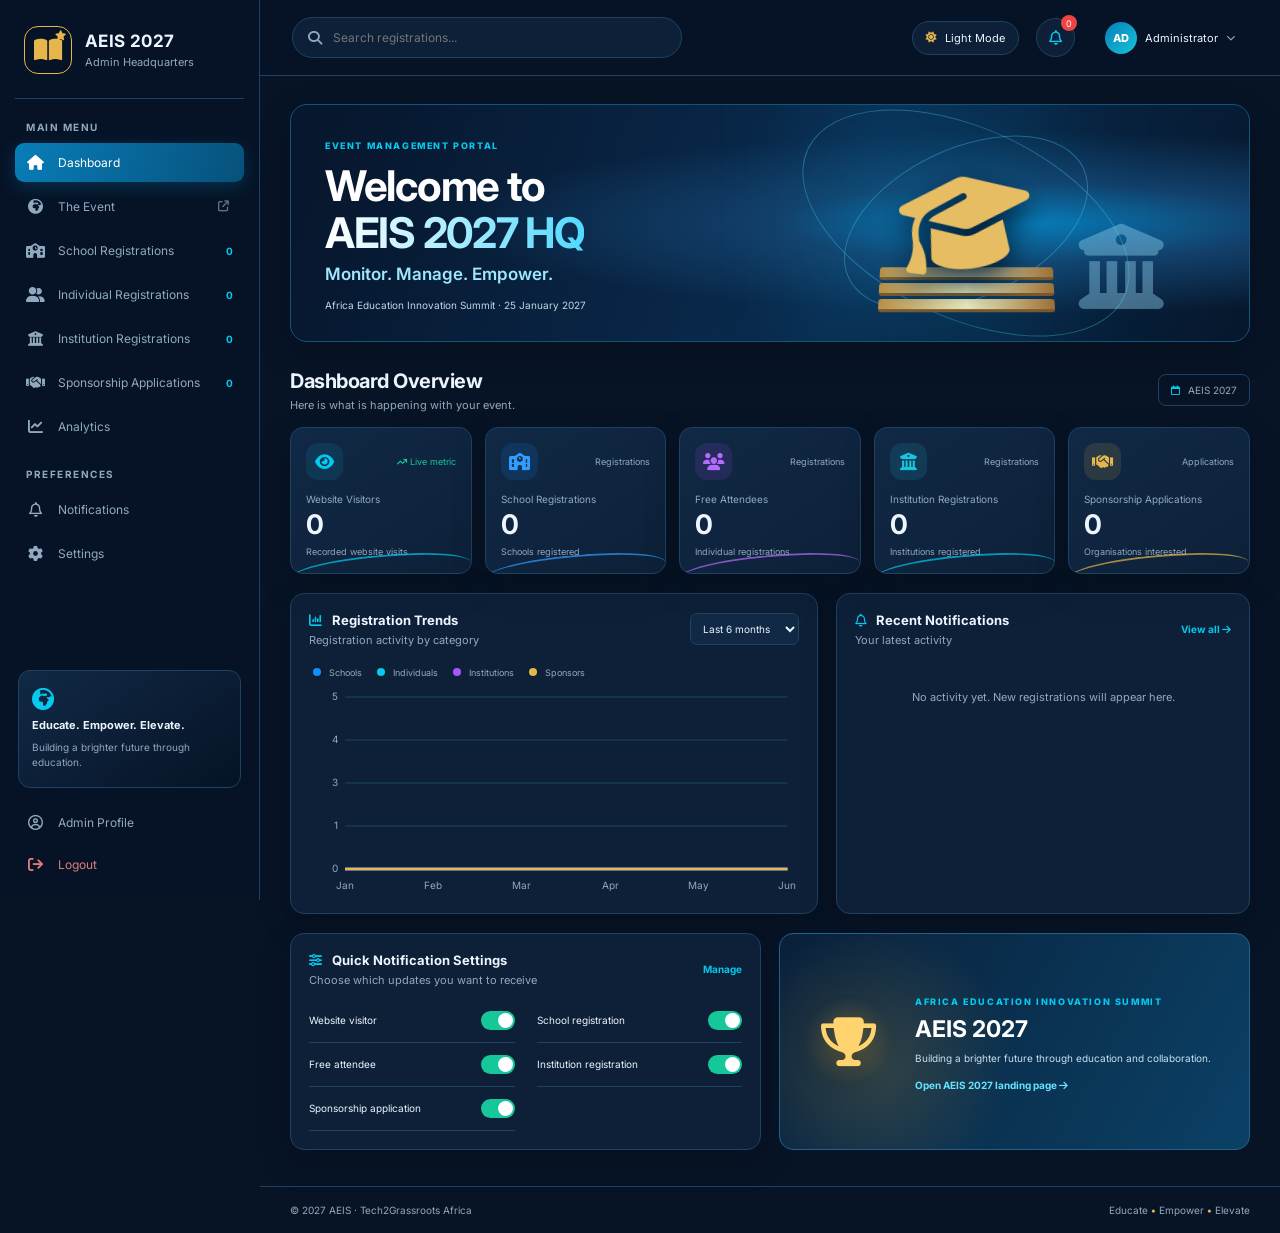
<file: aeis_2027_admin_hq/index.html>
<!DOCTYPE html>
<html lang="en">
<head>
  <meta charset="UTF-8">
  <meta name="viewport" content="width=device-width, initial-scale=1.0">
  <meta name="description" content="AEIS 2027 event administration dashboard">
  <title>AEIS 2027 | Admin HQ</title>
  <link rel="preconnect" href="https://fonts.googleapis.com">
  <link rel="preconnect" href="https://fonts.gstatic.com" crossorigin>
  <link href="https://fonts.googleapis.com/css2?family=Inter:wght@400;500;600;700;800&display=swap" rel="stylesheet">
  <link rel="stylesheet" href="https://cdnjs.cloudflare.com/ajax/libs/font-awesome/6.5.2/css/all.min.css">
  <link rel="stylesheet" href="style.css">
</head>
<body>
  <div class="app-shell">
    <div class="sidebar-backdrop" id="sidebarBackdrop"></div>
    <aside class="sidebar" id="sidebar">
      <a class="brand" href="#dashboard" data-page="dashboard">
        <span class="brand-mark"><i class="fa-solid fa-book-open"></i><i class="fa-solid fa-star brand-star"></i></span>
        <span><strong>AEIS 2027</strong><small>Admin Headquarters</small></span>
      </a>

      <div class="side-label">MAIN MENU</div>
      <nav class="side-nav" aria-label="Main navigation">
        <button class="nav-link active" data-page="dashboard"><i class="fa-solid fa-house"></i><span>Dashboard</span></button>
        <a class="nav-link event-nav-link" href="../AEIS_2027_Landing_Page/index.html" title="Open the public AEIS 2027 landing page"><i class="fa-solid fa-earth-africa"></i><span>The Event</span><i class="fa-solid fa-arrow-up-right-from-square event-external-icon"></i></a>
        <button class="nav-link" data-page="schools"><i class="fa-solid fa-school"></i><span>School Registrations</span><b class="nav-count" id="schoolNavCount">0</b></button>
        <button class="nav-link" data-page="individuals"><i class="fa-solid fa-user-group"></i><span>Individual Registrations</span><b class="nav-count" id="individualNavCount">0</b></button>
        <button class="nav-link" data-page="institutions"><i class="fa-solid fa-building-columns"></i><span>Institution Registrations</span><b class="nav-count" id="institutionNavCount">0</b></button>
        <button class="nav-link" data-page="sponsors"><i class="fa-solid fa-handshake"></i><span>Sponsorship Applications</span><b class="nav-count" id="sponsorNavCount">0</b></button>
        <button class="nav-link" data-page="analytics"><i class="fa-solid fa-chart-line"></i><span>Analytics</span></button>
      </nav>

      <div class="side-label side-label-spaced">PREFERENCES</div>
      <nav class="side-nav">
        <button class="nav-link" data-page="notifications"><i class="fa-regular fa-bell"></i><span>Notifications</span><b class="notification-dot" id="notificationNavDot"></b></button>
        <button class="nav-link" data-page="settings"><i class="fa-solid fa-gear"></i><span>Settings</span></button>
      </nav>

      <div class="sidebar-bottom">
        <div class="sidebar-promo"><i class="fa-solid fa-earth-africa"></i><strong>Educate. Empower. Elevate.</strong><small>Building a brighter future through education.</small></div>
        <button class="nav-link" id="profileButton"><i class="fa-regular fa-circle-user"></i><span>Admin Profile</span></button>
        <button class="nav-link logout-link" id="logoutButton"><i class="fa-solid fa-arrow-right-from-bracket"></i><span>Logout</span></button>
      </div>
    </aside>

    <main class="main-area">
      <header class="topbar">
        <button class="icon-button mobile-menu" id="menuToggle" aria-label="Open navigation"><i class="fa-solid fa-bars"></i></button>
        <label class="search-box"><i class="fa-solid fa-magnifying-glass"></i><input id="globalSearch" type="search" placeholder="Search registrations..." aria-label="Search registrations"></label>
        <div class="top-actions">
          <button class="theme-switch" id="themeToggle"><i class="fa-solid fa-sun"></i><span>Light Mode</span></button>
          <button class="icon-button notification-button" id="topNotificationButton" aria-label="Open notifications"><i class="fa-regular fa-bell"></i><span class="top-badge" id="topNotificationCount">0</span></button>
          <button class="profile-chip" id="topProfileButton"><span class="avatar">AD</span><span class="profile-name">Administrator</span><i class="fa-solid fa-chevron-down"></i></button>
        </div>
      </header>

      <div class="page-content">
        <section class="page-view active" id="page-dashboard">
          <div class="hero-banner">
            <div class="hero-copy">
              <span class="eyebrow">EVENT MANAGEMENT PORTAL</span>
              <h1>Welcome to<br><span>AEIS 2027 HQ</span></h1>
              <p>Monitor. Manage. Empower.</p>
              <small>Africa Education Innovation Summit · 25 January 2027</small>
            </div>
            <div class="hero-art" aria-hidden="true">
              <div class="hero-orbit orbit-one"></div><div class="hero-orbit orbit-two"></div>
              <i class="fa-solid fa-graduation-cap"></i>
              <div class="hero-books"><span></span><span></span><span></span></div>
              <div class="hero-building"><i class="fa-solid fa-building-columns"></i></div>
            </div>
            <div class="hero-glow"></div>
          </div>

          <div class="section-heading"><div><h2>Dashboard Overview</h2><p>Here is what is happening with your event.</p></div><span class="date-chip"><i class="fa-regular fa-calendar"></i> AEIS 2027</span></div>
          <div class="stats-grid">
            <article class="stat-card visitors"><div class="stat-top"><span class="stat-icon"><i class="fa-solid fa-eye"></i></span><span class="trend positive"><i class="fa-solid fa-arrow-trend-up"></i> Live metric</span></div><p>Website Visitors</p><h3 id="visitorTotal">0</h3><small>Recorded website visits</small><div class="sparkline"><span></span></div></article>
            <article class="stat-card schools"><div class="stat-top"><span class="stat-icon"><i class="fa-solid fa-school"></i></span><span class="trend">Registrations</span></div><p>School Registrations</p><h3 id="schoolTotal">0</h3><small>Schools registered</small><div class="sparkline"><span></span></div></article>
            <article class="stat-card attendees"><div class="stat-top"><span class="stat-icon"><i class="fa-solid fa-users"></i></span><span class="trend">Registrations</span></div><p>Free Attendees</p><h3 id="individualTotal">0</h3><small>Individual registrations</small><div class="sparkline"><span></span></div></article>
            <article class="stat-card institutions"><div class="stat-top"><span class="stat-icon"><i class="fa-solid fa-building-columns"></i></span><span class="trend">Registrations</span></div><p>Institution Registrations</p><h3 id="institutionTotal">0</h3><small>Institutions registered</small><div class="sparkline"><span></span></div></article>
            <article class="stat-card sponsors"><div class="stat-top"><span class="stat-icon"><i class="fa-solid fa-handshake"></i></span><span class="trend">Applications</span></div><p>Sponsorship Applications</p><h3 id="sponsorTotal">0</h3><small>Organisations interested</small><div class="sparkline"><span></span></div></article>
          </div>

          <div class="dashboard-grid">
            <article class="panel trend-panel">
              <div class="panel-heading"><div><h3><i class="fa-solid fa-chart-column"></i> Registration Trends</h3><p>Registration activity by category</p></div><select id="trendRange" aria-label="Chart period"><option value="6">Last 6 months</option><option value="3">Last 3 months</option><option value="12">Last 12 months</option></select></div>
              <div class="chart-legend"><span><i class="legend-dot blue"></i> Schools</span><span><i class="legend-dot cyan"></i> Individuals</span><span><i class="legend-dot purple"></i> Institutions</span><span><i class="legend-dot gold"></i> Sponsors</span></div>
              <div class="chart-wrap"><canvas id="registrationChart" aria-label="Registration trend chart"></canvas></div>
            </article>
            <article class="panel activity-panel">
              <div class="panel-heading"><div><h3><i class="fa-regular fa-bell"></i> Recent Notifications</h3><p>Your latest activity</p></div><button class="text-button" data-go="notifications">View all <i class="fa-solid fa-arrow-right"></i></button></div>
              <div class="activity-list" id="recentActivity"><div class="empty-state">No activity yet. New registrations will appear here.</div></div>
            </article>
          </div>

          <div class="dashboard-grid bottom-grid">
            <article class="panel quick-panel">
              <div class="panel-heading"><div><h3><i class="fa-solid fa-sliders"></i> Quick Notification Settings</h3><p>Choose which updates you want to receive</p></div><button class="text-button" data-go="settings">Manage</button></div>
              <div class="quick-settings" id="quickSettings"></div>
            </article>
            <article class="feature-banner">
              <div class="trophy"><i class="fa-solid fa-trophy"></i></div><div><span class="eyebrow">AFRICA EDUCATION INNOVATION SUMMIT</span><h3>AEIS 2027</h3><p>Building a brighter future through education and collaboration.</p><a href="../AEIS_2027_Landing_Page/index.html">Open AEIS 2027 landing page <i class="fa-solid fa-arrow-right"></i></a></div>
            </article>
          </div>
        </section>

        <section class="page-view" id="page-schools">
          <div class="page-title"><div><span class="eyebrow">REGISTRATION MANAGEMENT</span><h1>School Registrations</h1><p>Review and manage schools interested in participating.</p></div><button class="primary-button export-button" data-export="schools"><i class="fa-solid fa-download"></i> Export CSV</button></div>
          <div class="mini-stats"><div class="mini-stat"><span>Total schools</span><strong id="schoolsPageTotal">0</strong></div><div class="mini-stat"><span>New this month</span><strong id="schoolsNewTotal">0</strong></div></div>
          <div class="panel table-panel"><div class="table-toolbar"><h3>All school registrations</h3><input class="table-search" data-search="schools" placeholder="Search schools..."></div><div class="table-scroll"><table><thead><tr><th>School</th><th>Contact person</th><th>Email</th><th>Phone</th><th>Students</th><th>Date</th><th>Status</th><th>Action</th></tr></thead><tbody id="schoolsTable"></tbody></table></div></div>
        </section>

        <section class="page-view" id="page-individuals">
          <div class="page-title"><div><span class="eyebrow">REGISTRATION MANAGEMENT</span><h1>Individual Registrations</h1><p>Manage free attendee registrations.</p></div><button class="primary-button export-button" data-export="individuals"><i class="fa-solid fa-download"></i> Export CSV</button></div>
          <div class="mini-stats"><div class="mini-stat"><span>Total free attendees</span><strong id="individualsPageTotal">0</strong></div><div class="mini-stat"><span>New this month</span><strong id="individualsNewTotal">0</strong></div></div>
          <div class="panel table-panel"><div class="table-toolbar"><h3>All individual registrations</h3><input class="table-search" data-search="individuals" placeholder="Search attendees..."></div><div class="table-scroll"><table><thead><tr><th>Full name</th><th>Email</th><th>Phone</th><th>Category</th><th>Date</th><th>Status</th><th>Action</th></tr></thead><tbody id="individualsTable"></tbody></table></div></div>
        </section>

        <section class="page-view" id="page-institutions">
          <div class="page-title"><div><span class="eyebrow">REGISTRATION MANAGEMENT</span><h1>Institution Registrations</h1><p>Review universities and other participating institutions.</p></div><button class="primary-button export-button" data-export="institutions"><i class="fa-solid fa-download"></i> Export CSV</button></div>
          <div class="mini-stats"><div class="mini-stat"><span>Total institutions</span><strong id="institutionsPageTotal">0</strong></div><div class="mini-stat"><span>New this month</span><strong id="institutionsNewTotal">0</strong></div></div>
          <div class="panel table-panel"><div class="table-toolbar"><h3>All institution registrations</h3><input class="table-search" data-search="institutions" placeholder="Search institutions..."></div><div class="table-scroll"><table><thead><tr><th>Institution</th><th>Representative</th><th>Email</th><th>Phone</th><th>Date</th><th>Status</th><th>Action</th></tr></thead><tbody id="institutionsTable"></tbody></table></div></div>
        </section>

        <section class="page-view" id="page-sponsors">
          <div class="page-title"><div><span class="eyebrow">PARTNERSHIP MANAGEMENT</span><h1>Sponsorship Applications</h1><p>Review organisations and their sponsorship interests.</p></div><button class="primary-button export-button" data-export="sponsors"><i class="fa-solid fa-download"></i> Export CSV</button></div>
          <div class="mini-stats"><div class="mini-stat"><span>Total applications</span><strong id="sponsorsPageTotal">0</strong></div><div class="mini-stat"><span>Awaiting review</span><strong id="sponsorsPendingTotal">0</strong></div></div>
          <div class="panel table-panel"><div class="table-toolbar"><h3>All sponsorship applications</h3><input class="table-search" data-search="sponsors" placeholder="Search sponsors..."></div><div class="table-scroll"><table><thead><tr><th>Organisation</th><th>Contact person</th><th>Email</th><th>Phone</th><th>Package</th><th>Type</th><th>Status</th><th>Action</th></tr></thead><tbody id="sponsorsTable"></tbody></table></div></div>
        </section>

        <section class="page-view" id="page-analytics">
          <div class="page-title"><div><span class="eyebrow">EVENT PERFORMANCE</span><h1>Analytics</h1><p>Understand visitor activity and registration performance.</p></div></div>
          <div class="stats-grid analytics-stats"><article class="stat-card visitors"><p>Website Visitors</p><h3 id="analyticsVisitors">0</h3><small>Visits recorded by connected tracking</small></article><article class="stat-card schools"><p>Total Registrations</p><h3 id="analyticsRegistrations">0</h3><small>Across all registration categories</small></article></div>
          <article class="panel trend-panel analytics-chart"><div class="panel-heading"><div><h3>Registration Trends</h3><p>Category comparison</p></div></div><div class="chart-wrap"><canvas id="analyticsChart"></canvas></div></article>
          <p class="notice"><i class="fa-solid fa-circle-info"></i> Visitor and registration analytics become live when the website is connected to the backend. This starter dashboard does not invent visitor figures.</p>
        </section>

        <section class="page-view" id="page-notifications">
          <div class="page-title"><div><span class="eyebrow">UPDATES & ALERTS</span><h1>Notifications</h1><p>Keep track of new registrations and important activity.</p></div><button class="secondary-button" id="markAllRead"><i class="fa-solid fa-check-double"></i> Mark all as read</button></div>
          <div class="panel notification-page-panel"><div class="panel-heading"><div><h3>Recent activity</h3><p id="notificationSummary">No notifications yet</p></div></div><div id="allNotifications" class="all-notifications"></div></div>
        </section>

        <section class="page-view" id="page-settings">
          <div class="page-title"><div><span class="eyebrow">PREFERENCES</span><h1>Settings</h1><p>Manage your dashboard and notification preferences.</p></div></div>
          <div class="settings-grid">
            <article class="panel settings-panel"><div class="panel-heading"><div><h3><i class="fa-solid fa-bell"></i> Notification Preferences</h3><p>Turn individual alerts on or off.</p></div></div><div id="notificationSettings"></div></article>
            <article class="panel settings-panel"><div class="panel-heading"><div><h3><i class="fa-solid fa-palette"></i> Appearance</h3><p>Choose your preferred dashboard theme.</p></div></div><div class="setting-row"><div><strong>Dashboard theme</strong><small>Switch between navy/cyan and gold/white.</small></div><button class="secondary-button" id="settingsThemeToggle">Switch theme</button></div></article>
            <article class="panel settings-panel"><div class="panel-heading"><div><h3><i class="fa-solid fa-user-shield"></i> Admin profile</h3><p>Dashboard account information.</p></div></div><div class="profile-detail"><span class="avatar large">AD</span><div><strong>AEIS Administrator</strong><small>Administrator account</small></div></div><p class="notice">Connect a secure authentication system before using this dashboard with real registration data.</p></article>
          </div>
        </section>
      </div>
      <footer class="main-footer"><span>© 2027 AEIS · Tech2Grassroots Africa</span><span>Educate <b>•</b> Empower <b>•</b> Elevate</span></footer>
    </main>
  </div>

  <div class="modal-backdrop" id="recordModal" role="dialog" aria-modal="true" aria-labelledby="recordModalTitle">
    <div class="modal"><button class="modal-close" id="closeRecordModal" aria-label="Close"><i class="fa-solid fa-xmark"></i></button><span class="eyebrow">REGISTRATION DETAILS</span><h2 id="recordModalTitle">Registration</h2><div id="recordDetails"></div><div class="modal-actions"><button class="secondary-button" id="closeRecordButton">Close</button><button class="primary-button" id="deleteRecordButton">Delete record</button></div></div>
  </div>
  <div class="toast" id="toast" role="status"></div>
  <script src="script.js"></script>
</body>
</html>
</file>
<file: aeis_2027_admin_hq/style.css>
*{box-sizing:border-box;margin:0;padding:0}
:root{font-family:Inter,Arial,sans-serif;color-scheme:dark;--bg:#071426;--sidebar:#061326;--surface:#0d2038;--surface2:#112945;--border:#1d4263;--text:#edf6ff;--muted:#91a9bf;--cyan:#05c9ee;--blue:#168dff;--gold:#e4b64b;--purple:#a855f7;--green:#16c79a;--shadow:0 12px 35px #0003}
body{background:var(--bg);color:var(--text);min-height:100vh;font-size:14px}
body.light-mode{color-scheme:light;--bg:#f5f6f8;--sidebar:#fff;--surface:#fff;--surface2:#fff9e9;--border:#e8dfc9;--text:#202b3a;--muted:#697789;--cyan:#b58a16;--blue:#bd921f;--gold:#c69b2e;--purple:#8662bb;--green:#138b6e;--shadow:0 10px 28px #18202b12}
button,input,select{font:inherit}button{cursor:pointer}
.app-shell{min-height:100vh}.sidebar{width:260px;background:var(--sidebar);border-right:1px solid var(--border);position:fixed;inset:0 auto 0 0;z-index:30;display:flex;flex-direction:column;padding:22px 15px 16px;overflow-y:auto}
.brand{display:flex;align-items:center;gap:13px;text-decoration:none;color:var(--text);padding:4px 9px 24px;border-bottom:1px solid var(--border);margin-bottom:22px}.brand-mark{height:48px;width:48px;border:1px solid var(--gold);border-radius:14px;display:grid;place-items:center;color:var(--gold);font-size:25px;position:relative}.brand-star{position:absolute;font-size:10px;top:3px;right:5px}.brand strong{display:block;font-size:17px;letter-spacing:.4px}.brand small{display:block;color:var(--muted);font-size:11px;margin-top:4px}
.side-label{font-size:10px;letter-spacing:1.5px;color:var(--muted);font-weight:700;padding:0 11px 10px}.side-label-spaced{margin-top:22px}.side-nav{display:grid;gap:5px}.nav-link{width:100%;display:flex;align-items:center;gap:13px;padding:12px 11px;border:0;border-radius:9px;background:transparent;color:var(--muted);text-align:left;font-size:12px;transition:.2s}.nav-link i{width:19px;text-align:center;font-size:15px}.nav-link:hover{background:var(--surface2);color:var(--text)}.nav-link.active{background:linear-gradient(110deg,#087db8,#07517b);color:#fff;box-shadow:0 5px 18px #009bdc38}.nav-count{margin-left:auto;font-size:10px;color:var(--cyan)}.notification-dot{margin-left:auto;width:7px;height:7px;border-radius:50%;background:#ef4444}.sidebar-bottom{margin-top:auto;padding-top:22px}.sidebar-promo{padding:17px 13px;margin:0 3px 15px;border:1px solid var(--border);border-radius:12px;background:linear-gradient(145deg,var(--surface2),transparent);display:grid;gap:8px}.sidebar-promo i{color:var(--cyan);font-size:22px}.sidebar-promo strong{font-size:11px}.sidebar-promo small{font-size:10px;color:var(--muted);line-height:1.5}.logout-link{margin-top:3px;color:#e27b7b}
.main-area{margin-left:260px;min-height:100vh;display:flex;flex-direction:column}.topbar{height:76px;padding:0 32px;border-bottom:1px solid var(--border);background:var(--sidebar);display:flex;align-items:center;justify-content:space-between;gap:20px;position:sticky;top:0;z-index:20}.search-box{width:min(390px,42%);height:41px;border:1px solid var(--border);border-radius:30px;display:flex;align-items:center;gap:11px;padding:0 15px;color:var(--muted);background:var(--surface)}.search-box input{background:transparent;border:0;outline:0;color:var(--text);width:100%;font-size:12px}.top-actions{display:flex;align-items:center;gap:17px}.theme-switch,.icon-button,.profile-chip{border:1px solid var(--border);background:var(--surface);color:var(--text);border-radius:25px;padding:9px 13px;display:flex;align-items:center;gap:8px;font-size:11px}.theme-switch i{color:var(--gold)}.icon-button{width:39px;height:39px;justify-content:center;padding:0;border-radius:50%;font-size:15px;position:relative}.notification-button{color:var(--cyan)}.top-badge{position:absolute;right:-3px;top:-4px;background:#ef4444;color:#fff;font-size:9px;border-radius:20px;min-width:16px;height:16px;display:grid;place-items:center}.profile-chip{border:0;background:transparent}.avatar{width:32px;height:32px;border-radius:50%;display:grid;place-items:center;background:linear-gradient(135deg,#087db8,#16c4d9);color:white;font-size:11px;font-weight:800}.profile-chip .fa-chevron-down{font-size:9px;color:var(--muted)}.mobile-menu{display:none}
.page-content{width:100%;max-width:1700px;margin:0 auto;padding:28px 30px 36px;flex:1}.page-view{display:none;animation:fadeIn .22s ease}.page-view.active{display:block}@keyframes fadeIn{from{opacity:.4;transform:translateY(4px)}to{opacity:1;transform:translateY(0)}}
.hero-banner{min-height:220px;position:relative;overflow:hidden;border:1px solid #14537b;border-radius:17px;padding:30px 34px;display:flex;align-items:center;background:radial-gradient(ellipse at 77% 50%,#0878b5 0,#123f69 24%,transparent 55%),linear-gradient(110deg,#07172e 5%,#0a2c50 58%,#06172c);box-shadow:var(--shadow)}.hero-copy{position:relative;z-index:2}.eyebrow{font-size:9px;letter-spacing:1.6px;color:var(--cyan);font-weight:800}.hero-copy h1{font-size:clamp(27px,3.3vw,43px);line-height:1.12;margin:10px 0 7px;color:#fff;letter-spacing:-1.3px}.hero-copy h1 span{background:linear-gradient(90deg,#fff,#53d9ff);background-clip:text;color:transparent}.hero-copy p{font-size:17px;color:#9ee7ff;font-weight:600}.hero-copy small{display:block;margin-top:15px;color:#c1d8e9;font-size:10px}.hero-art{position:absolute;right:8%;top:0;height:100%;width:43%;display:flex;align-items:center;justify-content:center;color:#fff}.hero-art>.fa-graduation-cap{font-size:105px;z-index:2;filter:drop-shadow(0 12px 15px #00172e);color:#e6bd62;transform:rotate(-7deg)}.hero-books{position:absolute;bottom:29px;display:grid;gap:3px;width:175px;transform:perspective(150px) rotateX(5deg)}.hero-books span{height:13px;border-radius:3px;background:linear-gradient(90deg,#c88b35,#fff0b7,#a66b2d);border-bottom:3px solid #825221}.hero-building{position:absolute;right:2%;bottom:22px;font-size:85px;color:#8bc9e8;opacity:.45}.hero-orbit{position:absolute;border:1px solid #51d9ff55;border-radius:50%;width:260px;height:150px;transform:rotate(-25deg)}.orbit-two{width:350px;height:190px;transform:rotate(25deg)}.hero-glow{position:absolute;width:240px;height:240px;background:#00bfff1c;filter:blur(50px);right:20%;top:0}
.section-heading,.panel-heading,.page-title{display:flex;align-items:center;justify-content:space-between;gap:16px}.section-heading{margin:27px 0 15px}.section-heading h2,.page-title h1{font-size:20px;letter-spacing:-.5px}.section-heading p,.page-title p,.panel-heading p{color:var(--muted);font-size:11px;margin-top:5px}.date-chip{border:1px solid var(--border);padding:9px 12px;border-radius:8px;color:var(--muted);font-size:10px}.date-chip i{color:var(--cyan);margin-right:5px}
.stats-grid{display:grid;grid-template-columns:repeat(5,minmax(0,1fr));gap:13px}.stat-card{position:relative;overflow:hidden;min-height:137px;padding:15px;border:1px solid var(--border);border-radius:13px;background:linear-gradient(145deg,var(--surface2),var(--surface));box-shadow:var(--shadow)}.stat-top{display:flex;align-items:center;justify-content:space-between}.stat-icon{height:37px;width:37px;border-radius:12px;display:grid;place-items:center;background:#00b9e91b;color:var(--cyan);font-size:17px}.schools .stat-icon{color:#329cff;background:#168dff20}.attendees .stat-icon{color:#b66bff;background:#a855f720}.institutions .stat-icon{color:#19c5dc;background:#19c5dc20}.sponsors .stat-icon{color:var(--gold);background:#e4b64b20}.trend{font-size:9px;color:var(--muted)}.trend.positive{color:var(--green)}.stat-card p{font-size:10px;color:var(--muted);margin-top:13px}.stat-card h3{font-size:27px;margin-top:3px;letter-spacing:-1px}.stat-card>small{font-size:9px;color:var(--muted)}.sparkline{height:22px;position:absolute;bottom:0;left:0;right:0;opacity:.7;overflow:hidden}.sparkline span{position:absolute;left:0;right:0;bottom:-12px;height:30px;border-top:2px solid var(--cyan);border-radius:50%;transform:rotate(-5deg)}.schools .sparkline span{border-color:#329cff}.attendees .sparkline span{border-color:#b66bff}.sponsors .sparkline span{border-color:var(--gold)}
.dashboard-grid{display:grid;grid-template-columns:1.15fr .9fr;gap:18px;margin-top:19px}.panel{background:var(--surface);border:1px solid var(--border);border-radius:14px;padding:18px;box-shadow:var(--shadow);min-width:0}.panel-heading h3{font-size:13px}.panel-heading h3 i{color:var(--cyan);margin-right:7px}.panel-heading select{border:1px solid var(--border);background:var(--surface2);color:var(--text);border-radius:7px;padding:8px;font-size:10px}.chart-legend{display:flex;gap:15px;flex-wrap:wrap;margin:20px 0 7px 4px}.chart-legend span{font-size:9px;color:var(--muted)}.legend-dot{width:8px;height:8px;border-radius:50%;display:inline-block;margin-right:5px}.blue{background:#168dff}.cyan{background:#05c9ee}.purple{background:#a855f7}.gold{background:#e4b64b}.chart-wrap{height:210px;position:relative;width:100%}.chart-wrap canvas{width:100%;height:100%}.text-button{border:0;background:transparent;color:var(--cyan);font-size:10px;font-weight:700}.activity-list{margin-top:15px}.activity-item{display:flex;align-items:center;gap:11px;padding:12px 0;border-bottom:1px solid var(--border)}.activity-item:last-child{border:0}.activity-icon{width:36px;height:36px;flex:0 0 36px;border-radius:50%;display:grid;place-items:center;background:#08bfe51c;color:var(--cyan)}.activity-copy{min-width:0;flex:1}.activity-copy strong{display:block;font-size:10px}.activity-copy small{display:block;color:var(--muted);font-size:9px;margin-top:4px;overflow:hidden;text-overflow:ellipsis;white-space:nowrap}.activity-time{font-size:8px;color:var(--muted);white-space:nowrap}.empty-state{padding:28px 8px;text-align:center;color:var(--muted);font-size:11px}.bottom-grid{grid-template-columns:1fr 1fr}.quick-settings{display:grid;grid-template-columns:1fr 1fr;gap:0 22px;margin-top:12px}.quick-setting,.setting-row{display:flex;align-items:center;justify-content:space-between;gap:12px;padding:12px 0;border-bottom:1px solid var(--border)}.quick-setting span,.setting-row strong{font-size:10px}.toggle{width:34px;height:19px;border:0;border-radius:20px;background:#718096;padding:2px;transition:.2s;flex-shrink:0}.toggle::after{content:"";display:block;width:15px;height:15px;border-radius:50%;background:#fff;transition:.2s}.toggle.on{background:var(--green)}.toggle.on::after{transform:translateX(15px)}.feature-banner{min-height:170px;border:1px solid #22628a;border-radius:14px;padding:23px;display:flex;align-items:center;gap:22px;overflow:hidden;background:radial-gradient(circle at 20% 60%,#e3ad3a30,transparent 35%),linear-gradient(120deg,#09203a,#0b4166);color:#fff}.trophy{height:90px;width:90px;flex:0 0 90px;border-radius:50%;display:grid;place-items:center;color:#ffd36e;font-size:49px;background:radial-gradient(circle,#eab84d45,transparent 68%);filter:drop-shadow(0 7px 12px #0005)}.feature-banner h3{font-size:23px;margin:7px 0}.feature-banner p{font-size:10px;color:#c8e1f2;line-height:1.6}.feature-banner a{display:inline-block;margin-top:13px;color:#65e3ff;text-decoration:none;font-size:10px;font-weight:700}
.main-footer{border-top:1px solid var(--border);padding:17px 30px;display:flex;justify-content:space-between;color:var(--muted);font-size:10px}.main-footer b{color:var(--gold)}
.page-title{margin:5px 0 24px}.page-title h1{font-size:26px;margin-top:7px}.primary-button,.secondary-button{border:0;border-radius:8px;padding:11px 15px;font-size:11px;font-weight:700;display:inline-flex;align-items:center;gap:8px}.primary-button{background:linear-gradient(110deg,#0799ce,#0879ae);color:white}.secondary-button{background:var(--surface2);border:1px solid var(--border);color:var(--text)}.mini-stats{display:flex;gap:13px;margin-bottom:17px}.mini-stat{min-width:170px;padding:15px 18px;border:1px solid var(--border);border-radius:11px;background:var(--surface)}.mini-stat span{display:block;color:var(--muted);font-size:10px}.mini-stat strong{display:block;font-size:24px;margin-top:7px}.table-panel{padding:0;overflow:hidden}.table-toolbar{display:flex;align-items:center;justify-content:space-between;gap:15px;padding:17px 18px}.table-toolbar h3{font-size:13px}.table-search{width:220px;border:1px solid var(--border);border-radius:8px;background:var(--surface2);padding:9px 12px;color:var(--text);outline:none;font-size:10px}.table-scroll{overflow-x:auto}table{width:100%;border-collapse:collapse;min-width:720px}th,td{text-align:left;padding:13px 15px;border-top:1px solid var(--border);font-size:10px;white-space:nowrap}th{color:var(--muted);font-size:9px;font-weight:700;background:var(--surface2)}td{color:var(--text)}.status{display:inline-block;padding:5px 8px;border-radius:20px;background:#16c79a1a;color:var(--green);font-size:9px}.status.pending{background:#e4b64b20;color:#d9a62d}.view-button{border:1px solid var(--border);background:transparent;color:var(--cyan);padding:6px 9px;border-radius:6px;font-size:9px}.empty-row{text-align:center;color:var(--muted);padding:30px}
.analytics-stats{grid-template-columns:repeat(2,minmax(0,1fr));max-width:600px}.analytics-chart{margin-top:18px}.notice{font-size:10px;color:var(--muted);padding:13px 15px;background:var(--surface2);border-radius:9px;margin-top:16px;line-height:1.6}.notice i{color:var(--cyan);margin-right:6px}.notification-page-panel{max-width:900px}.all-notifications .activity-item{padding:17px 4px}.all-notifications .activity-copy small{white-space:normal}.settings-grid{display:grid;grid-template-columns:repeat(2,minmax(0,1fr));gap:17px}.settings-panel{min-height:180px}.settings-panel:first-child{grid-row:span 2}.settings-panel #notificationSettings{margin-top:12px}.settings-panel .setting-row{padding:15px 0}.setting-row small{display:block;color:var(--muted);font-size:9px;margin-top:5px}.profile-detail{display:flex;align-items:center;gap:12px;margin-top:20px}.avatar.large{width:45px;height:45px;font-size:14px}.profile-detail strong,.profile-detail small{display:block}.profile-detail strong{font-size:12px}.profile-detail small{color:var(--muted);font-size:10px;margin-top:4px}
.modal-backdrop{display:none;position:fixed;inset:0;background:#020914bb;z-index:60;align-items:center;justify-content:center;padding:20px}.modal-backdrop.open{display:flex}.modal{position:relative;width:min(520px,100%);max-height:85vh;overflow:auto;background:var(--surface);border:1px solid var(--border);border-radius:15px;padding:25px;box-shadow:var(--shadow)}.modal-close{position:absolute;right:17px;top:17px;border:0;background:transparent;color:var(--muted);font-size:18px}.modal h2{font-size:20px;margin:8px 0 18px}.detail-list{display:grid;grid-template-columns:1fr 1fr;gap:13px}.detail-item{padding:11px;background:var(--surface2);border-radius:8px;min-width:0}.detail-item small{display:block;color:var(--muted);font-size:9px;margin-bottom:5px}.detail-item strong{font-size:11px;overflow-wrap:anywhere}.modal-actions{display:flex;justify-content:flex-end;gap:9px;margin-top:22px}.toast{position:fixed;right:25px;bottom:25px;background:var(--surface2);border:1px solid var(--border);color:var(--text);padding:13px 18px;border-radius:9px;box-shadow:var(--shadow);font-size:11px;z-index:90;opacity:0;transform:translateY(10px);pointer-events:none;transition:.2s}.toast.show{opacity:1;transform:translateY(0)}.sidebar-backdrop{display:none}
body.light-mode .hero-banner,body.light-mode .feature-banner{color:#fff}body.light-mode .hero-copy h1{color:#fff}body.light-mode .hero-copy h1 span{color:#fff}body.light-mode .hero-copy p,body.light-mode .hero-copy small{color:#f3f8ff}body.light-mode .nav-link.active{background:linear-gradient(110deg,#c69b2e,#a77b13)}body.light-mode .stat-card{background:#fff}body.light-mode .feature-banner{background:linear-gradient(120deg,#8d6a1e,#c69b2e)}body.light-mode .brand-mark{background:#fff9e9}
@media(max-width:1250px){.stats-grid{grid-template-columns:repeat(3,minmax(0,1fr))}.dashboard-grid{grid-template-columns:1fr}.bottom-grid{grid-template-columns:1fr 1fr}.hero-art{right:3%;width:38%}}
@media(max-width:850px){.sidebar{transform:translateX(-102%);transition:transform .25s ease;width:275px}.sidebar.open{transform:translateX(0)}.sidebar-backdrop.show{display:block;position:fixed;inset:0;background:#0008;z-index:25}.main-area{margin-left:0}.mobile-menu{display:flex}.topbar{padding:0 18px}.page-content{padding:22px 18px}.search-box{width:min(330px,45%)}.profile-name{display:none}.bottom-grid{grid-template-columns:1fr}}
@media(max-width:580px){.topbar{height:65px;gap:9px}.search-box{flex:1;width:auto;height:37px;padding:0 10px}.search-box input{font-size:10px}.top-actions{gap:7px}.theme-switch{padding:8px 10px}.theme-switch span{display:none}.profile-chip{padding:0}.profile-chip .fa-chevron-down{display:none}.page-content{padding:17px 13px 25px}.hero-banner{min-height:200px;padding:22px 19px}.hero-art{opacity:.35;right:-15%;width:65%}.hero-copy h1{font-size:30px}.hero-copy p{font-size:14px}.hero-copy small{max-width:220px;line-height:1.5}.section-heading{align-items:flex-start}.section-heading h2{font-size:17px}.date-chip{font-size:9px}.stats-grid{grid-template-columns:repeat(2,minmax(0,1fr));gap:9px}.stat-card{padding:12px;min-height:130px}.stat-card h3{font-size:24px}.stat-card p{font-size:9px}.dashboard-grid{gap:12px;margin-top:13px}.panel{padding:14px}.panel-heading{align-items:flex-start}.chart-wrap{height:190px}.chart-legend{gap:9px}.chart-legend span{font-size:8px}.quick-settings{grid-template-columns:1fr}.feature-banner{padding:17px;gap:12px}.trophy{width:60px;height:60px;flex-basis:60px;font-size:34px}.feature-banner h3{font-size:19px}.main-footer{padding:15px;gap:10px;flex-direction:column}.page-title{align-items:flex-start;flex-direction:column}.page-title h1{font-size:22px}.mini-stats{flex-wrap:wrap}.mini-stat{flex:1;min-width:130px}.table-toolbar{align-items:flex-start;flex-direction:column}.table-search{width:100%}.settings-grid{grid-template-columns:1fr}.settings-panel:first-child{grid-row:auto}.analytics-stats{grid-template-columns:1fr 1fr}.detail-list{grid-template-columns:1fr}.toast{left:13px;right:13px;bottom:13px;text-align:center}}
@media(prefers-reduced-motion:reduce){*,*::before,*::after{scroll-behavior:auto!important;transition:none!important;animation:none!important}}
/* Public event landing-page shortcut in the sidebar */
.sidebar .event-nav-link { text-decoration: none; }
.sidebar .event-nav-link .event-external-icon { margin-left: auto; font-size: .68rem; opacity: .65; }
.sidebar .event-nav-link:hover .event-external-icon { opacity: 1; }
</file>
